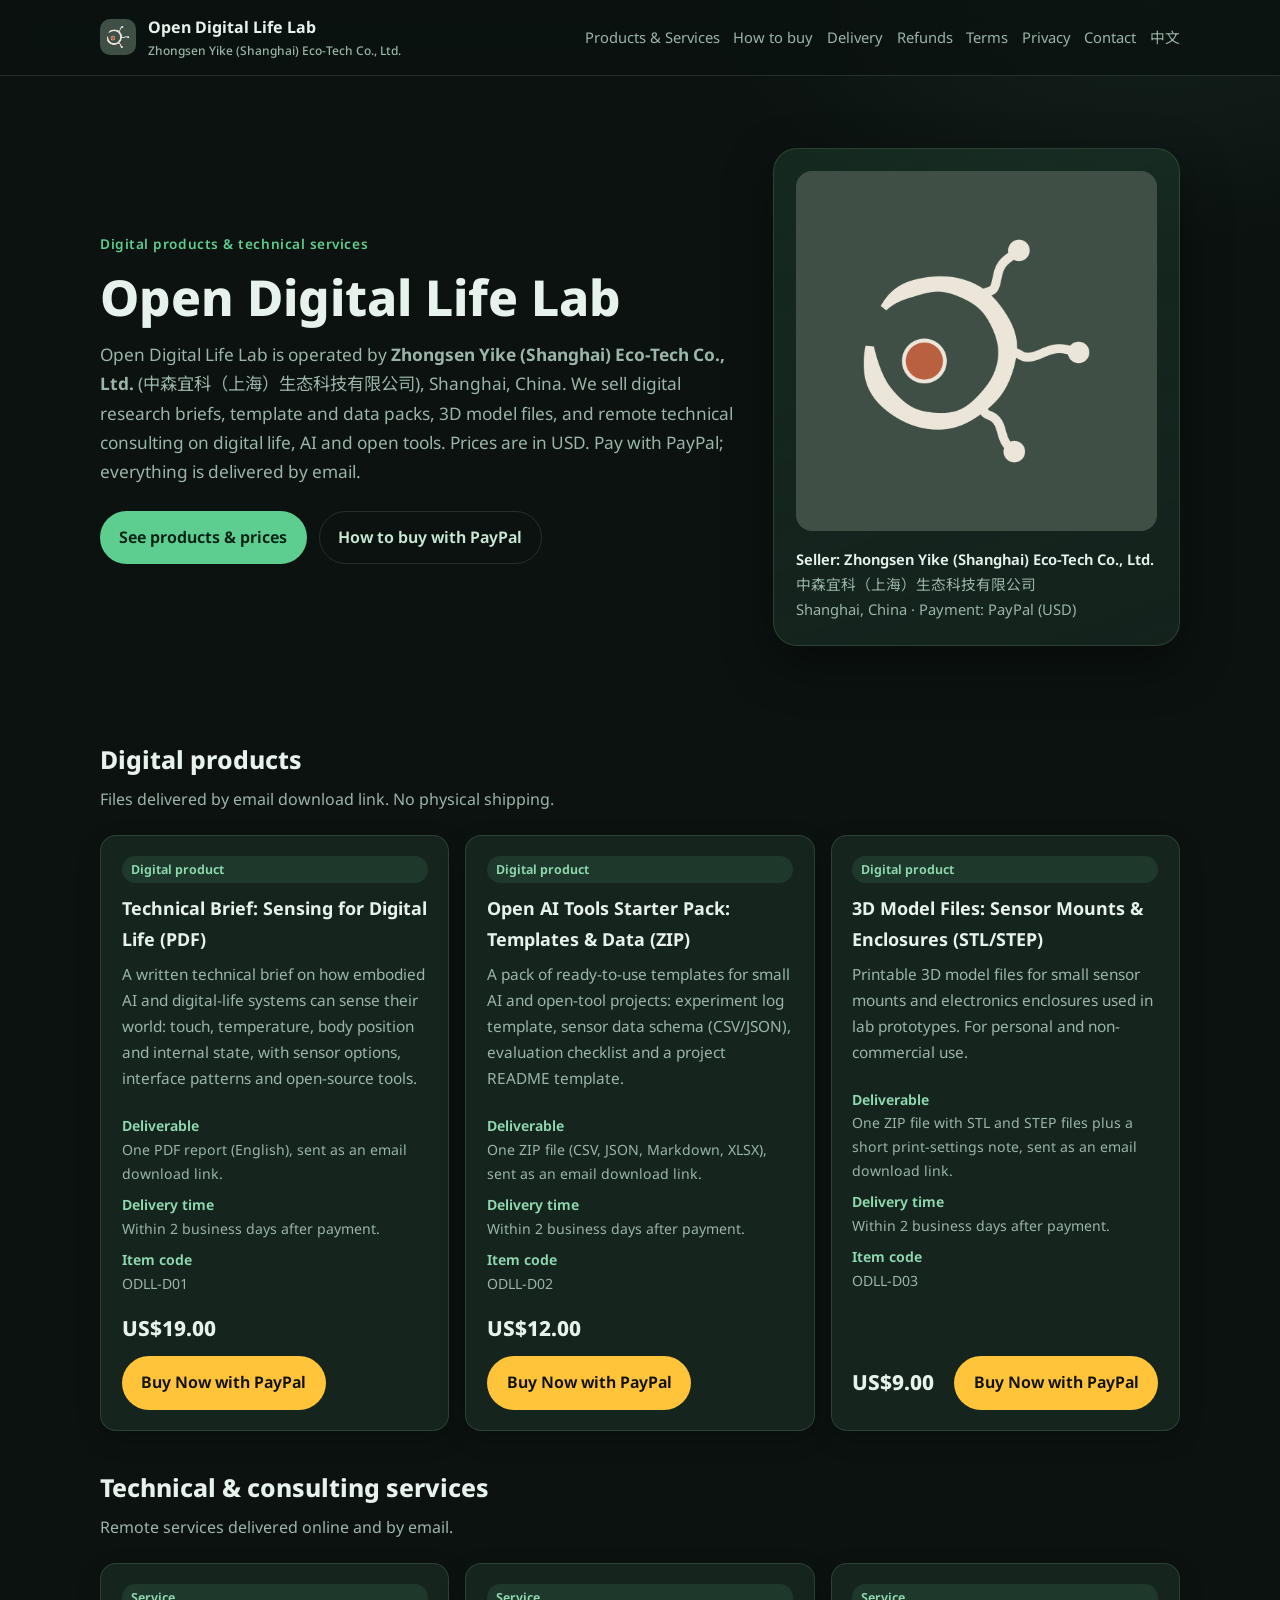
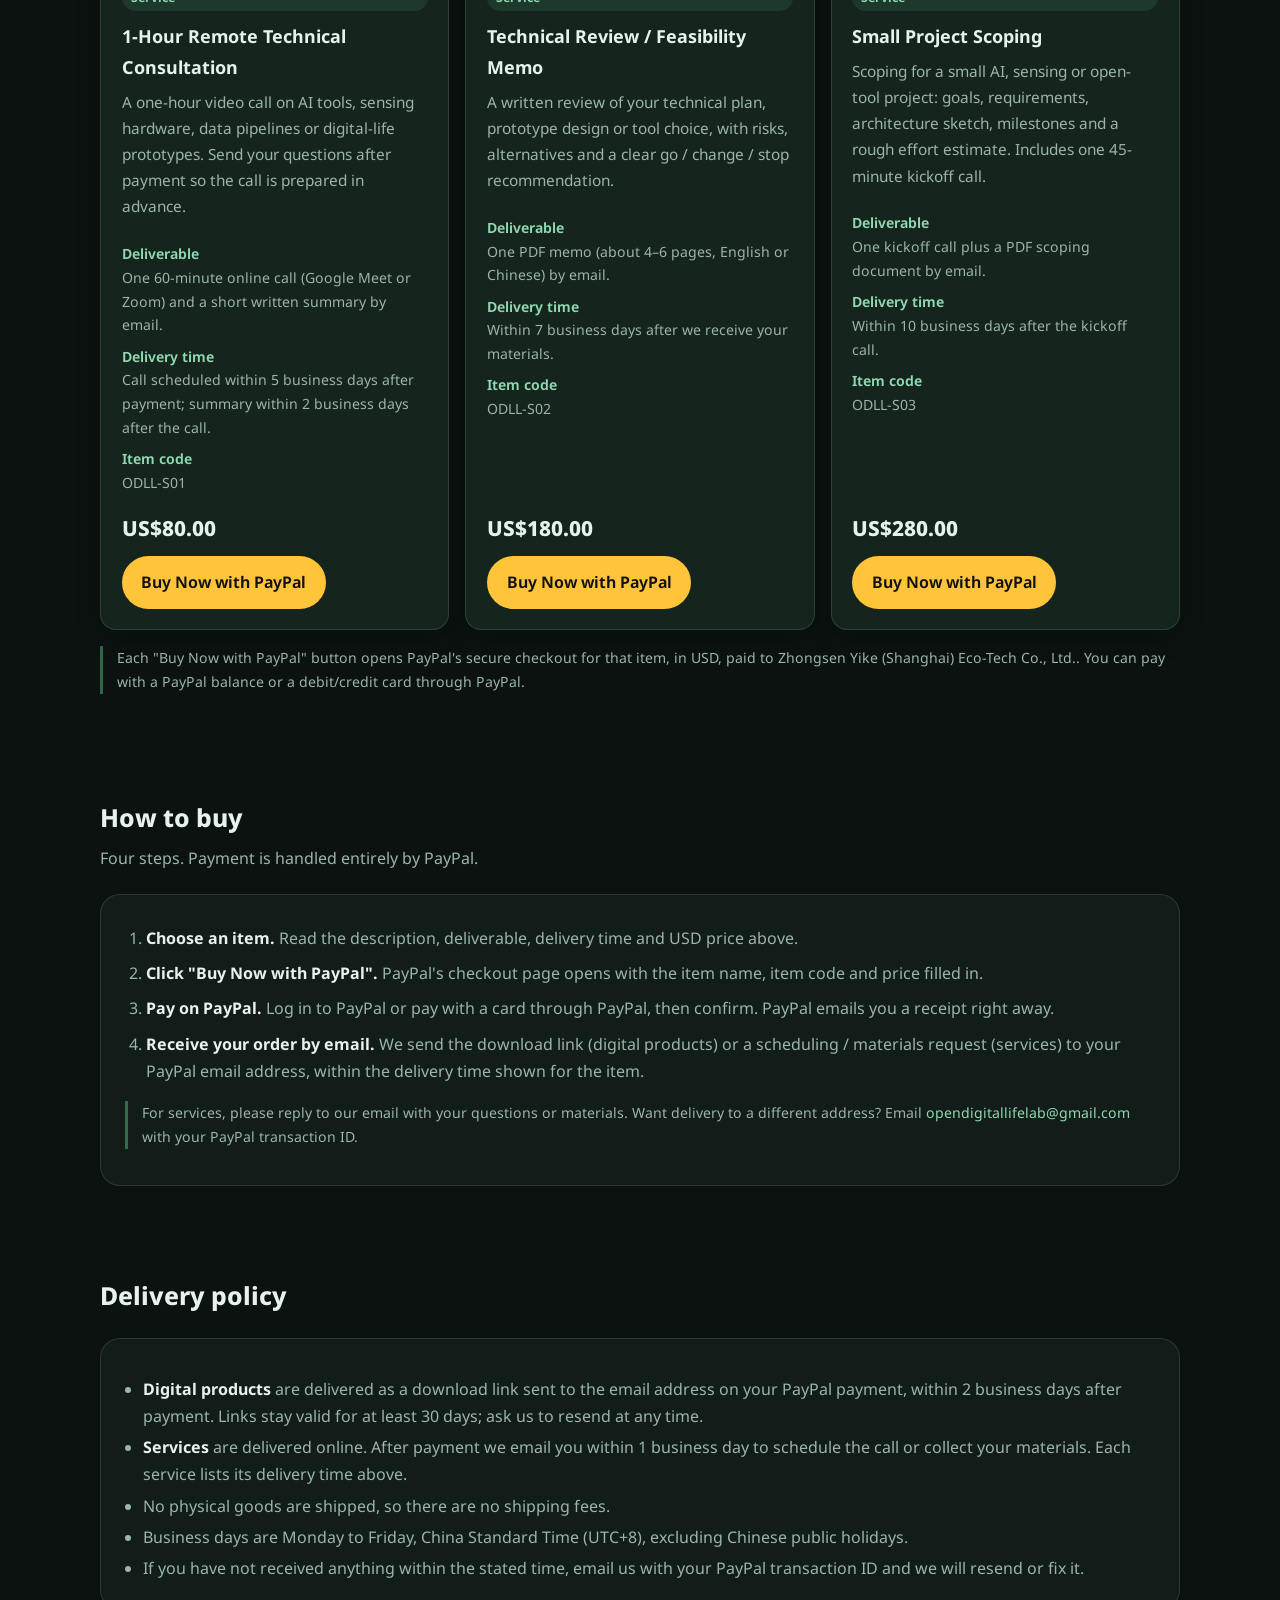
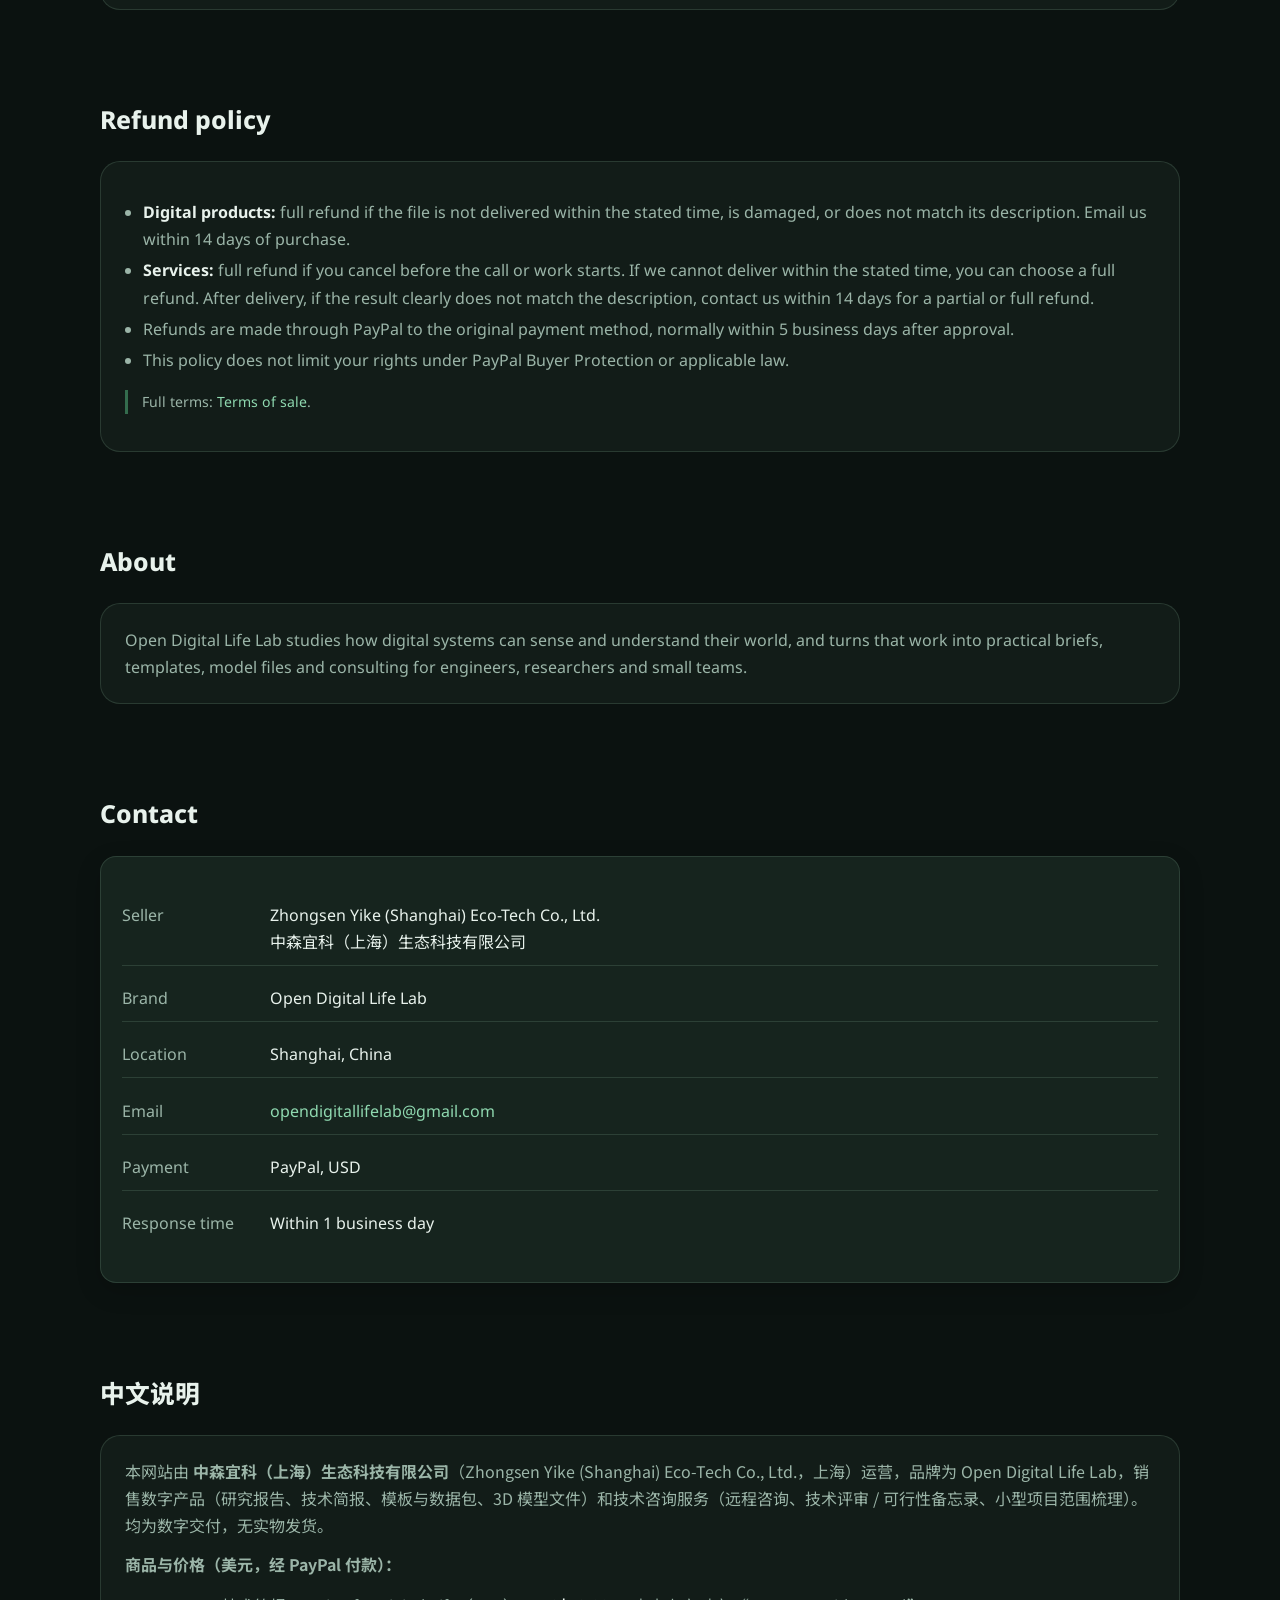
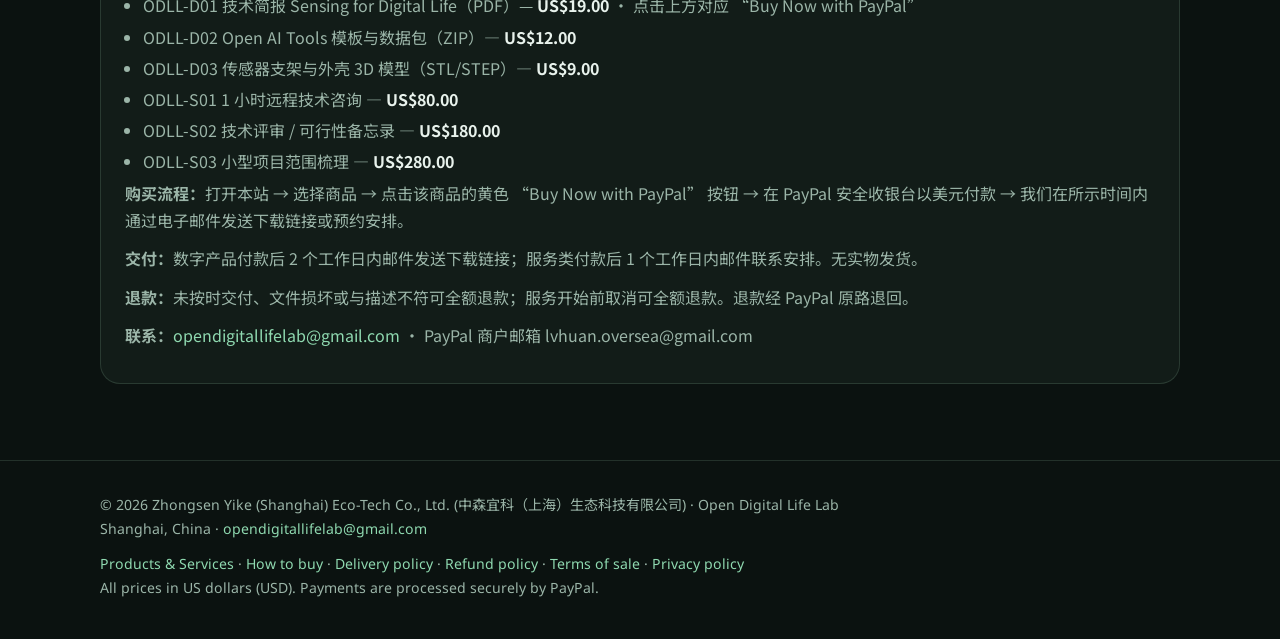
<file: index.html>
<!DOCTYPE html>
<html lang="en">
<head>
  <meta charset="utf-8" />
  <meta name="viewport" content="width=device-width, initial-scale=1" />
  <title>Open Digital Life Lab · Digital products &amp; technical services · Zhongsen Yike (Shanghai) Eco-Tech Co., Ltd.</title>
  <meta name="description" content="Open Digital Life Lab, operated by Zhongsen Yike (Shanghai) Eco-Tech Co., Ltd., sells digital research briefs, template packs, 3D model files and remote technical consulting. Prices in USD, payment by PayPal, delivery by email." />
  <meta property="og:title" content="Open Digital Life Lab · Digital products &amp; technical services · Zhongsen Yike (Shanghai) Eco-Tech Co., Ltd." />
  <meta property="og:description" content="Open Digital Life Lab, operated by Zhongsen Yike (Shanghai) Eco-Tech Co., Ltd., sells digital research briefs, template packs, 3D model files and remote technical consulting. Prices in USD, payment by PayPal, delivery by email." />
  <meta property="og:image" content="assets/og-cover.png" />
  <meta name="theme-color" content="#0b1210" />
  <link rel="icon" href="assets/logo.png" type="image/png" />
  <link rel="preconnect" href="https://fonts.googleapis.com" />
  <link rel="preconnect" href="https://fonts.gstatic.com" crossorigin />
  <link href="https://fonts.googleapis.com/css2?family=Noto+Sans:wght@400;500;650;700;800&family=Noto+Sans+SC:wght@400;500;700&display=swap" rel="stylesheet" />
  <link rel="stylesheet" href="styles.css" />
</head>
<body>
  <header class="nav">
    <div class="wrap nav-inner">
      <a class="brand" href="index.html#top">
        <img src="assets/logo.png" alt="Open Digital Life Lab logo" width="36" height="36" />
        <span>
          Open Digital Life Lab
          <small>Zhongsen Yike (Shanghai) Eco-Tech Co., Ltd.</small>
        </span>
      </a>
      <nav class="nav-links" aria-label="Page">
        <a href="index.html#products">Products &amp; Services</a>
        <a href="index.html#how-to-buy">How to buy</a>
        <a href="index.html#delivery">Delivery</a>
        <a href="index.html#refunds">Refunds</a>
        <a href="terms.html">Terms</a>
        <a href="privacy.html">Privacy</a>
        <a href="index.html#contact">Contact</a>
        <a href="index.html#zh">中文</a>
      </nav>
    </div>
  </header>

  <main id="top">
    <section class="wrap hero">
      <div>
        <div class="eyebrow">Digital products &amp; technical services</div>
        <h1>Open Digital Life Lab</h1>
        <p class="lead">
          Open Digital Life Lab is operated by <strong>Zhongsen Yike (Shanghai) Eco-Tech Co., Ltd.</strong> (中森宜科（上海）生态科技有限公司), Shanghai, China.
          We sell digital research briefs, template and data packs, 3D model files, and remote technical consulting
          on digital life, AI and open tools. Prices are in USD. Pay with PayPal; everything is delivered by email.
        </p>
        <div class="cta-row">
          <a class="btn btn-primary" href="#products">See products &amp; prices</a>
          <a class="btn btn-ghost" href="#how-to-buy">How to buy with PayPal</a>
        </div>
      </div>
      <aside class="hero-card" aria-label="Seller card">
        <img src="assets/logo.png" alt="Open Digital Life Lab" />
        <div class="meta">
          <strong>Seller: Zhongsen Yike (Shanghai) Eco-Tech Co., Ltd.</strong><br />
          中森宜科（上海）生态科技有限公司<br />
          Shanghai, China · Payment: PayPal (USD)
        </div>
      </aside>
    </section>

    <section id="products">
      <div class="wrap">
        <div class="section-head">
          <h2>Digital products</h2>
          <p>Files delivered by email download link. No physical shipping.</p>
        </div>
        <div class="grid-3">
          <article class="card product" id="odll-d01">
            <span class="tag">Digital product</span>
            <h3>Technical Brief: Sensing for Digital Life (PDF)</h3>
            <p>A written technical brief on how embodied AI and digital-life systems can sense their world: touch, temperature, body position and internal state, with sensor options, interface patterns and open-source tools.</p>
            <dl class="pdl">
              <dt>Deliverable</dt><dd>One PDF report (English), sent as an email download link.</dd>
              <dt>Delivery time</dt><dd>Within 2 business days after payment.</dd>
              <dt>Item code</dt><dd>ODLL-D01</dd>
            </dl>
            <div class="buy-row">
              <span class="price">US$19.00</span>
              <a class="btn btn-paypal" href="https://www.paypal.com/cgi-bin/webscr?cmd=_xclick&amp;business=lvhuan.oversea@gmail.com&amp;item_name=Technical+Brief:+Sensing+for+Digital+Life+%28PDF%29&amp;item_number=ODLL-D01&amp;amount=19.00&amp;currency_code=USD&amp;quantity=1&amp;no_shipping=1&amp;charset=utf-8&amp;lc=US&amp;return=https://zouting1973-sg.github.io/opendigitallifelab/thanks.html&amp;cancel_return=https://zouting1973-sg.github.io/opendigitallifelab/%23products" target="_blank" rel="noopener">Buy Now with PayPal</a>
            </div>
          </article>
          <article class="card product" id="odll-d02">
            <span class="tag">Digital product</span>
            <h3>Open AI Tools Starter Pack: Templates &amp; Data (ZIP)</h3>
            <p>A pack of ready-to-use templates for small AI and open-tool projects: experiment log template, sensor data schema (CSV/JSON), evaluation checklist and a project README template.</p>
            <dl class="pdl">
              <dt>Deliverable</dt><dd>One ZIP file (CSV, JSON, Markdown, XLSX), sent as an email download link.</dd>
              <dt>Delivery time</dt><dd>Within 2 business days after payment.</dd>
              <dt>Item code</dt><dd>ODLL-D02</dd>
            </dl>
            <div class="buy-row">
              <span class="price">US$12.00</span>
              <a class="btn btn-paypal" href="https://www.paypal.com/cgi-bin/webscr?cmd=_xclick&amp;business=lvhuan.oversea@gmail.com&amp;item_name=Open+AI+Tools+Starter+Pack:+Templates+%26+Data+%28ZIP%29&amp;item_number=ODLL-D02&amp;amount=12.00&amp;currency_code=USD&amp;quantity=1&amp;no_shipping=1&amp;charset=utf-8&amp;lc=US&amp;return=https://zouting1973-sg.github.io/opendigitallifelab/thanks.html&amp;cancel_return=https://zouting1973-sg.github.io/opendigitallifelab/%23products" target="_blank" rel="noopener">Buy Now with PayPal</a>
            </div>
          </article>
          <article class="card product" id="odll-d03">
            <span class="tag">Digital product</span>
            <h3>3D Model Files: Sensor Mounts &amp; Enclosures (STL/STEP)</h3>
            <p>Printable 3D model files for small sensor mounts and electronics enclosures used in lab prototypes. For personal and non-commercial use.</p>
            <dl class="pdl">
              <dt>Deliverable</dt><dd>One ZIP file with STL and STEP files plus a short print-settings note, sent as an email download link.</dd>
              <dt>Delivery time</dt><dd>Within 2 business days after payment.</dd>
              <dt>Item code</dt><dd>ODLL-D03</dd>
            </dl>
            <div class="buy-row">
              <span class="price">US$9.00</span>
              <a class="btn btn-paypal" href="https://www.paypal.com/cgi-bin/webscr?cmd=_xclick&amp;business=lvhuan.oversea@gmail.com&amp;item_name=3D+Model+Files:+Sensor+Mounts+%26+Enclosures+%28STL/STEP%29&amp;item_number=ODLL-D03&amp;amount=9.00&amp;currency_code=USD&amp;quantity=1&amp;no_shipping=1&amp;charset=utf-8&amp;lc=US&amp;return=https://zouting1973-sg.github.io/opendigitallifelab/thanks.html&amp;cancel_return=https://zouting1973-sg.github.io/opendigitallifelab/%23products" target="_blank" rel="noopener">Buy Now with PayPal</a>
            </div>
          </article>
        </div>
        <div class="section-head" style="margin-top:2.2rem">
          <h2>Technical &amp; consulting services</h2>
          <p>Remote services delivered online and by email.</p>
        </div>
        <div class="grid-3">
          <article class="card product" id="odll-s01">
            <span class="tag">Service</span>
            <h3>1-Hour Remote Technical Consultation</h3>
            <p>A one-hour video call on AI tools, sensing hardware, data pipelines or digital-life prototypes. Send your questions after payment so the call is prepared in advance.</p>
            <dl class="pdl">
              <dt>Deliverable</dt><dd>One 60-minute online call (Google Meet or Zoom) and a short written summary by email.</dd>
              <dt>Delivery time</dt><dd>Call scheduled within 5 business days after payment; summary within 2 business days after the call.</dd>
              <dt>Item code</dt><dd>ODLL-S01</dd>
            </dl>
            <div class="buy-row">
              <span class="price">US$80.00</span>
              <a class="btn btn-paypal" href="https://www.paypal.com/cgi-bin/webscr?cmd=_xclick&amp;business=lvhuan.oversea@gmail.com&amp;item_name=1-Hour+Remote+Technical+Consultation&amp;item_number=ODLL-S01&amp;amount=80.00&amp;currency_code=USD&amp;quantity=1&amp;no_shipping=1&amp;charset=utf-8&amp;lc=US&amp;return=https://zouting1973-sg.github.io/opendigitallifelab/thanks.html&amp;cancel_return=https://zouting1973-sg.github.io/opendigitallifelab/%23products" target="_blank" rel="noopener">Buy Now with PayPal</a>
            </div>
          </article>
          <article class="card product" id="odll-s02">
            <span class="tag">Service</span>
            <h3>Technical Review / Feasibility Memo</h3>
            <p>A written review of your technical plan, prototype design or tool choice, with risks, alternatives and a clear go / change / stop recommendation.</p>
            <dl class="pdl">
              <dt>Deliverable</dt><dd>One PDF memo (about 4–6 pages, English or Chinese) by email.</dd>
              <dt>Delivery time</dt><dd>Within 7 business days after we receive your materials.</dd>
              <dt>Item code</dt><dd>ODLL-S02</dd>
            </dl>
            <div class="buy-row">
              <span class="price">US$180.00</span>
              <a class="btn btn-paypal" href="https://www.paypal.com/cgi-bin/webscr?cmd=_xclick&amp;business=lvhuan.oversea@gmail.com&amp;item_name=Technical+Review+/+Feasibility+Memo&amp;item_number=ODLL-S02&amp;amount=180.00&amp;currency_code=USD&amp;quantity=1&amp;no_shipping=1&amp;charset=utf-8&amp;lc=US&amp;return=https://zouting1973-sg.github.io/opendigitallifelab/thanks.html&amp;cancel_return=https://zouting1973-sg.github.io/opendigitallifelab/%23products" target="_blank" rel="noopener">Buy Now with PayPal</a>
            </div>
          </article>
          <article class="card product" id="odll-s03">
            <span class="tag">Service</span>
            <h3>Small Project Scoping</h3>
            <p>Scoping for a small AI, sensing or open-tool project: goals, requirements, architecture sketch, milestones and a rough effort estimate. Includes one 45-minute kickoff call.</p>
            <dl class="pdl">
              <dt>Deliverable</dt><dd>One kickoff call plus a PDF scoping document by email.</dd>
              <dt>Delivery time</dt><dd>Within 10 business days after the kickoff call.</dd>
              <dt>Item code</dt><dd>ODLL-S03</dd>
            </dl>
            <div class="buy-row">
              <span class="price">US$280.00</span>
              <a class="btn btn-paypal" href="https://www.paypal.com/cgi-bin/webscr?cmd=_xclick&amp;business=lvhuan.oversea@gmail.com&amp;item_name=Small+Project+Scoping&amp;item_number=ODLL-S03&amp;amount=280.00&amp;currency_code=USD&amp;quantity=1&amp;no_shipping=1&amp;charset=utf-8&amp;lc=US&amp;return=https://zouting1973-sg.github.io/opendigitallifelab/thanks.html&amp;cancel_return=https://zouting1973-sg.github.io/opendigitallifelab/%23products" target="_blank" rel="noopener">Buy Now with PayPal</a>
            </div>
          </article>
        </div>
        <p class="note">Each "Buy Now with PayPal" button opens PayPal's secure checkout for that item, in USD, paid to Zhongsen Yike (Shanghai) Eco-Tech Co., Ltd.. You can pay with a PayPal balance or a debit/credit card through PayPal.</p>
      </div>
    </section>

    <section id="how-to-buy">
      <div class="wrap">
        <div class="section-head">
          <h2>How to buy</h2>
          <p>Four steps. Payment is handled entirely by PayPal.</p>
        </div>
        <div class="panel">
          <ol class="steps">
            <li><strong>Choose an item.</strong> Read the description, deliverable, delivery time and USD price above.</li>
            <li><strong>Click "Buy Now with PayPal".</strong> PayPal's checkout page opens with the item name, item code and price filled in.</li>
            <li><strong>Pay on PayPal.</strong> Log in to PayPal or pay with a card through PayPal, then confirm. PayPal emails you a receipt right away.</li>
            <li><strong>Receive your order by email.</strong> We send the download link (digital products) or a scheduling / materials request (services) to your PayPal email address, within the delivery time shown for the item.</li>
          </ol>
          <p class="note">For services, please reply to our email with your questions or materials. Want delivery to a different address? Email <a href="mailto:opendigitallifelab@gmail.com">opendigitallifelab@gmail.com</a> with your PayPal transaction ID.</p>
        </div>
      </div>
    </section>

    <section id="delivery">
      <div class="wrap">
        <div class="section-head"><h2>Delivery policy</h2></div>
        <div class="panel">
          <ul class="list">
            <li><strong>Digital products</strong> are delivered as a download link sent to the email address on your PayPal payment, within 2 business days after payment. Links stay valid for at least 30 days; ask us to resend at any time.</li>
            <li><strong>Services</strong> are delivered online. After payment we email you within 1 business day to schedule the call or collect your materials. Each service lists its delivery time above.</li>
            <li>No physical goods are shipped, so there are no shipping fees.</li>
            <li>Business days are Monday to Friday, China Standard Time (UTC+8), excluding Chinese public holidays.</li>
            <li>If you have not received anything within the stated time, email us with your PayPal transaction ID and we will resend or fix it.</li>
          </ul>
        </div>
      </div>
    </section>

    <section id="refunds">
      <div class="wrap">
        <div class="section-head"><h2>Refund policy</h2></div>
        <div class="panel">
          <ul class="list">
            <li><strong>Digital products:</strong> full refund if the file is not delivered within the stated time, is damaged, or does not match its description. Email us within 14 days of purchase.</li>
            <li><strong>Services:</strong> full refund if you cancel before the call or work starts. If we cannot deliver within the stated time, you can choose a full refund. After delivery, if the result clearly does not match the description, contact us within 14 days for a partial or full refund.</li>
            <li>Refunds are made through PayPal to the original payment method, normally within 5 business days after approval.</li>
            <li>This policy does not limit your rights under PayPal Buyer Protection or applicable law.</li>
          </ul>
          <p class="note">Full terms: <a href="terms.html">Terms of sale</a>.</p>
        </div>
      </div>
    </section>

    <section id="about">
      <div class="wrap">
        <div class="section-head"><h2>About</h2></div>
        <div class="panel">
          <p style="margin:0;color:var(--muted)">
            Open Digital Life Lab studies how digital systems can sense and understand their world, and turns that work into
            practical briefs, templates, model files and consulting for engineers, researchers and small teams.
          </p>
        </div>
      </div>
    </section>

    <section id="contact">
      <div class="wrap">
        <div class="section-head"><h2>Contact</h2></div>
        <div class="card">
          <dl class="kv">
            <div class="kv-row"><dt>Seller</dt><dd>Zhongsen Yike (Shanghai) Eco-Tech Co., Ltd.<br />中森宜科（上海）生态科技有限公司</dd></div>
            <div class="kv-row"><dt>Brand</dt><dd>Open Digital Life Lab</dd></div>
            <div class="kv-row"><dt>Location</dt><dd>Shanghai, China</dd></div>
            <div class="kv-row"><dt>Email</dt><dd><a href="mailto:opendigitallifelab@gmail.com">opendigitallifelab@gmail.com</a></dd></div>
            <div class="kv-row"><dt>Payment</dt><dd>PayPal, USD</dd></div>
            <div class="kv-row"><dt>Response time</dt><dd>Within 1 business day</dd></div>
          </dl>
        </div>
      </div>
    </section>

    <section id="zh" lang="zh-Hans" class="zh">
      <div class="wrap">
        <div class="section-head"><h2>中文说明</h2></div>
        <div class="panel">
          <p>本网站由 <strong>中森宜科（上海）生态科技有限公司</strong>（Zhongsen Yike (Shanghai) Eco-Tech Co., Ltd.，上海）运营，品牌为 Open Digital Life Lab，销售数字产品（研究报告、技术简报、模板与数据包、3D 模型文件）和技术咨询服务（远程咨询、技术评审 / 可行性备忘录、小型项目范围梳理）。均为数字交付，无实物发货。</p>
          <p><strong>商品与价格（美元，经 PayPal 付款）：</strong></p>
          <ul class="list">
            <li>ODLL-D01 技术简报 Sensing for Digital Life（PDF）— <strong>US$19.00</strong> · 点击上方对应 “Buy Now with PayPal”</li>
            <li>ODLL-D02 Open AI Tools 模板与数据包（ZIP）— <strong>US$12.00</strong></li>
            <li>ODLL-D03 传感器支架与外壳 3D 模型（STL/STEP）— <strong>US$9.00</strong></li>
            <li>ODLL-S01 1 小时远程技术咨询 — <strong>US$80.00</strong></li>
            <li>ODLL-S02 技术评审 / 可行性备忘录 — <strong>US$180.00</strong></li>
            <li>ODLL-S03 小型项目范围梳理 — <strong>US$280.00</strong></li>
          </ul>
          <p><strong>购买流程：</strong>打开本站 → 选择商品 → 点击该商品的黄色 “Buy Now with PayPal” 按钮 → 在 PayPal 安全收银台以美元付款 → 我们在所示时间内通过电子邮件发送下载链接或预约安排。</p>
          <p><strong>交付：</strong>数字产品付款后 2 个工作日内邮件发送下载链接；服务类付款后 1 个工作日内邮件联系安排。无实物发货。</p>
          <p><strong>退款：</strong>未按时交付、文件损坏或与描述不符可全额退款；服务开始前取消可全额退款。退款经 PayPal 原路退回。</p>
          <p><strong>联系：</strong><a href="mailto:opendigitallifelab@gmail.com">opendigitallifelab@gmail.com</a> · PayPal 商户邮箱 lvhuan.oversea@gmail.com</p>
        </div>
      </div>
    </section>
  </main>

  <footer>
    <div class="wrap">
      <div>© 2026 Zhongsen Yike (Shanghai) Eco-Tech Co., Ltd. (中森宜科（上海）生态科技有限公司) · Open Digital Life Lab</div>
      <div>Shanghai, China · <a href="mailto:opendigitallifelab@gmail.com">opendigitallifelab@gmail.com</a></div>
      <div class="sources">
        <a href="index.html#products">Products &amp; Services</a> ·
        <a href="index.html#how-to-buy">How to buy</a> ·
        <a href="index.html#delivery">Delivery policy</a> ·
        <a href="index.html#refunds">Refund policy</a> ·
        <a href="terms.html">Terms of sale</a> ·
        <a href="privacy.html">Privacy policy</a><br />
        All prices in US dollars (USD). Payments are processed securely by PayPal.
      </div>
    </div>
  </footer>
</body>
</html>
</file>
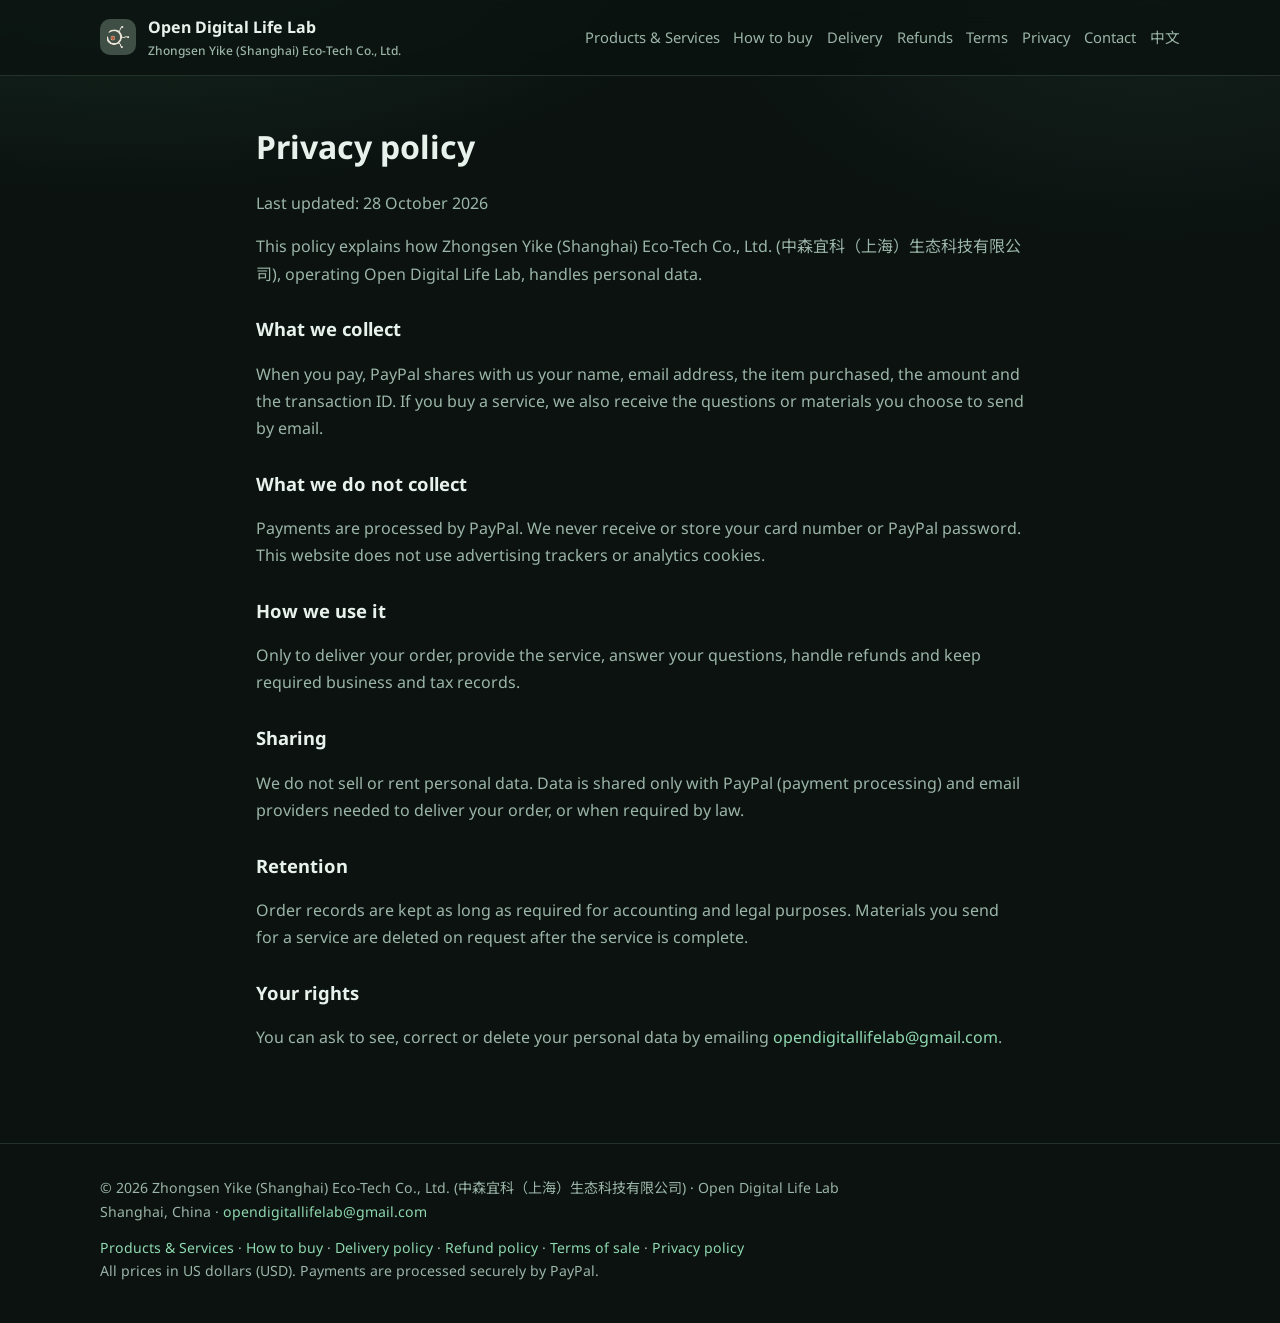
<file: privacy.html>
<!DOCTYPE html>
<html lang="en">
<head>
  <meta charset="utf-8" />
  <meta name="viewport" content="width=device-width, initial-scale=1" />
  <title>Privacy policy · Open Digital Life Lab</title>
  <meta name="description" content="Privacy policy for Open Digital Life Lab, operated by Zhongsen Yike (Shanghai) Eco-Tech Co., Ltd.." />
  <meta property="og:title" content="Privacy policy · Open Digital Life Lab" />
  <meta property="og:description" content="Privacy policy for Open Digital Life Lab, operated by Zhongsen Yike (Shanghai) Eco-Tech Co., Ltd.." />
  <meta property="og:image" content="assets/og-cover.png" />
  <meta name="theme-color" content="#0b1210" />
  <link rel="icon" href="assets/logo.png" type="image/png" />
  <link rel="preconnect" href="https://fonts.googleapis.com" />
  <link rel="preconnect" href="https://fonts.gstatic.com" crossorigin />
  <link href="https://fonts.googleapis.com/css2?family=Noto+Sans:wght@400;500;650;700;800&family=Noto+Sans+SC:wght@400;500;700&display=swap" rel="stylesheet" />
  <link rel="stylesheet" href="styles.css" />
</head>
<body>
  <header class="nav">
    <div class="wrap nav-inner">
      <a class="brand" href="index.html#top">
        <img src="assets/logo.png" alt="Open Digital Life Lab logo" width="36" height="36" />
        <span>
          Open Digital Life Lab
          <small>Zhongsen Yike (Shanghai) Eco-Tech Co., Ltd.</small>
        </span>
      </a>
      <nav class="nav-links" aria-label="Page">
        <a href="index.html#products">Products &amp; Services</a>
        <a href="index.html#how-to-buy">How to buy</a>
        <a href="index.html#delivery">Delivery</a>
        <a href="index.html#refunds">Refunds</a>
        <a href="terms.html">Terms</a>
        <a href="privacy.html">Privacy</a>
        <a href="index.html#contact">Contact</a>
        <a href="index.html#zh">中文</a>
      </nav>
    </div>
  </header>

  <main id="top">
    <section>
      <div class="wrap doc">
        <h1>Privacy policy</h1>
        <p class="muted">Last updated: 28 October 2026</p>
        <p>This policy explains how Zhongsen Yike (Shanghai) Eco-Tech Co., Ltd. (中森宜科（上海）生态科技有限公司), operating Open Digital Life Lab, handles personal data.</p>
        <h2>What we collect</h2>
        <p>When you pay, PayPal shares with us your name, email address, the item purchased, the amount and the transaction ID. If you buy a service, we also receive the questions or materials you choose to send by email.</p>
        <h2>What we do not collect</h2>
        <p>Payments are processed by PayPal. We never receive or store your card number or PayPal password. This website does not use advertising trackers or analytics cookies.</p>
        <h2>How we use it</h2>
        <p>Only to deliver your order, provide the service, answer your questions, handle refunds and keep required business and tax records.</p>
        <h2>Sharing</h2>
        <p>We do not sell or rent personal data. Data is shared only with PayPal (payment processing) and email providers needed to deliver your order, or when required by law.</p>
        <h2>Retention</h2>
        <p>Order records are kept as long as required for accounting and legal purposes. Materials you send for a service are deleted on request after the service is complete.</p>
        <h2>Your rights</h2>
        <p>You can ask to see, correct or delete your personal data by emailing <a href="mailto:opendigitallifelab@gmail.com">opendigitallifelab@gmail.com</a>.</p>
      </div>
    </section>
  </main>

  <footer>
    <div class="wrap">
      <div>© 2026 Zhongsen Yike (Shanghai) Eco-Tech Co., Ltd. (中森宜科（上海）生态科技有限公司) · Open Digital Life Lab</div>
      <div>Shanghai, China · <a href="mailto:opendigitallifelab@gmail.com">opendigitallifelab@gmail.com</a></div>
      <div class="sources">
        <a href="index.html#products">Products &amp; Services</a> ·
        <a href="index.html#how-to-buy">How to buy</a> ·
        <a href="index.html#delivery">Delivery policy</a> ·
        <a href="index.html#refunds">Refund policy</a> ·
        <a href="terms.html">Terms of sale</a> ·
        <a href="privacy.html">Privacy policy</a><br />
        All prices in US dollars (USD). Payments are processed securely by PayPal.
      </div>
    </div>
  </footer>
</body>
</html>
</file>
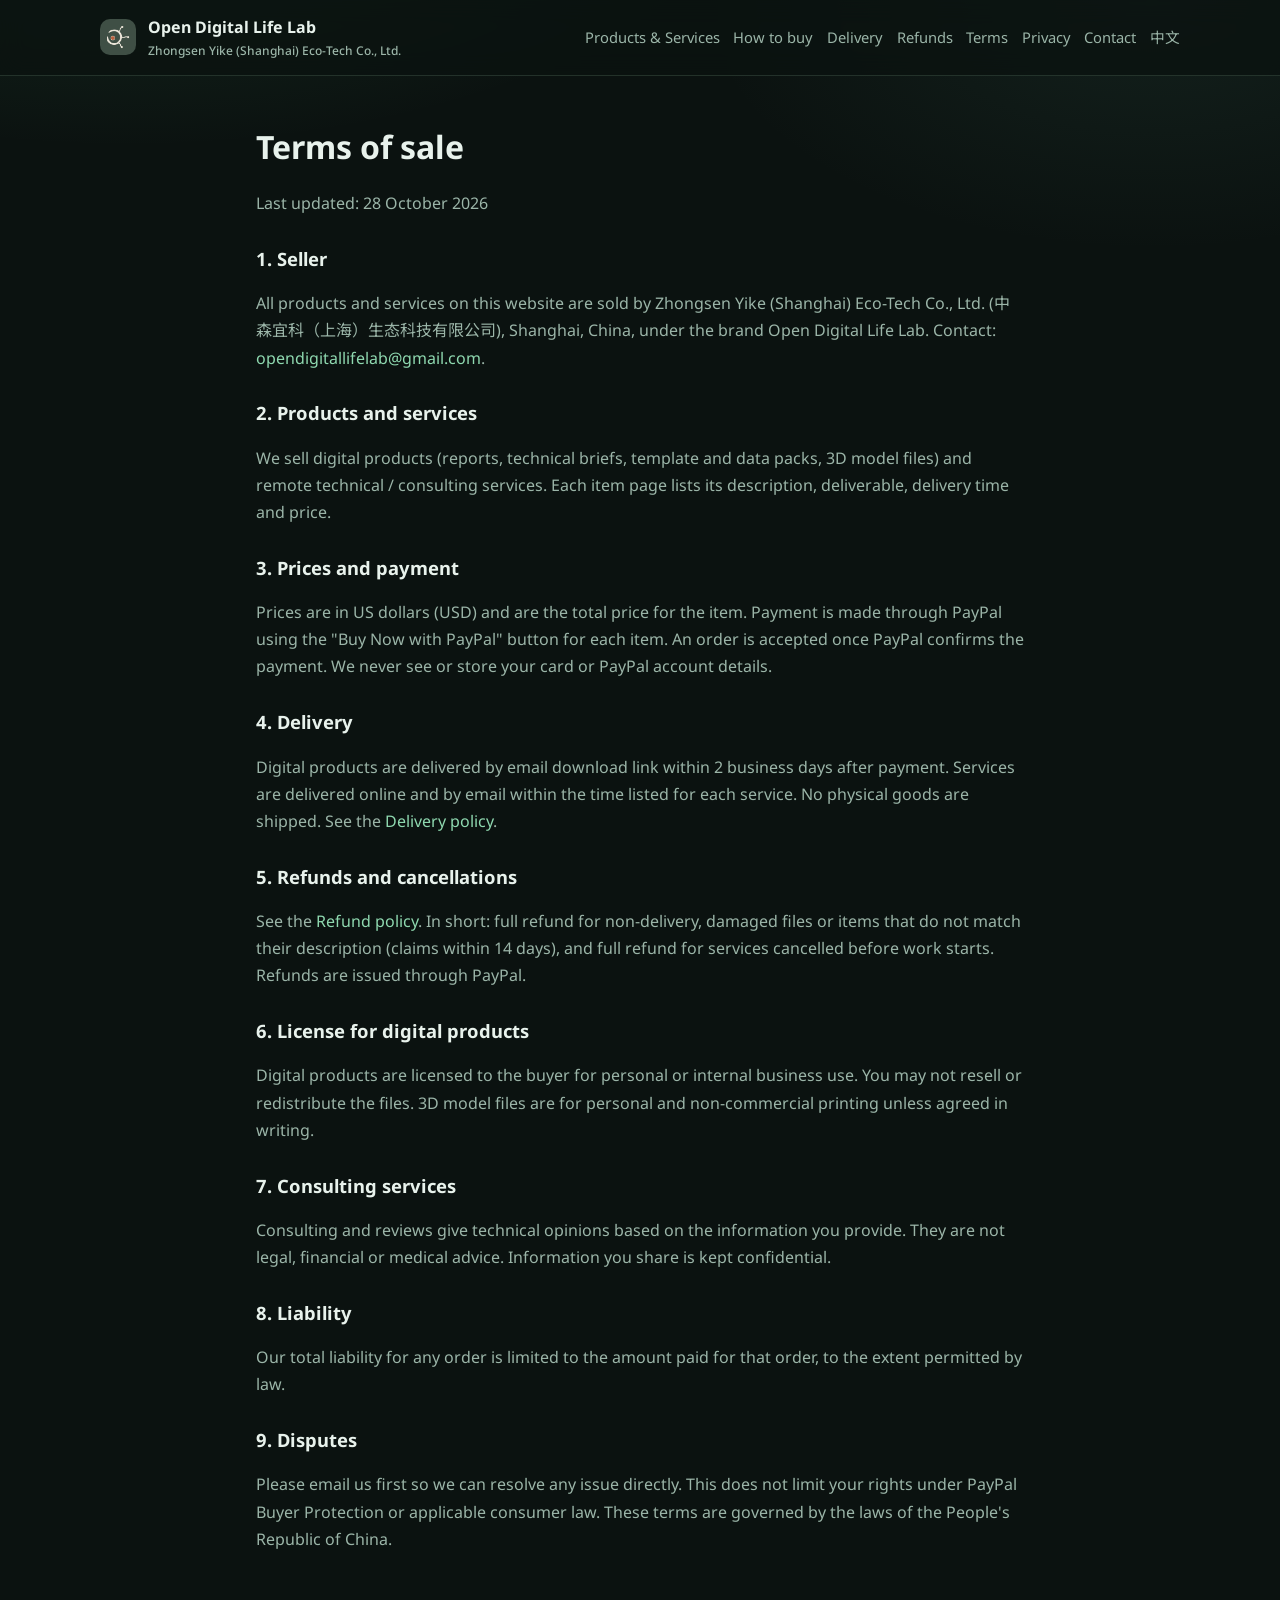
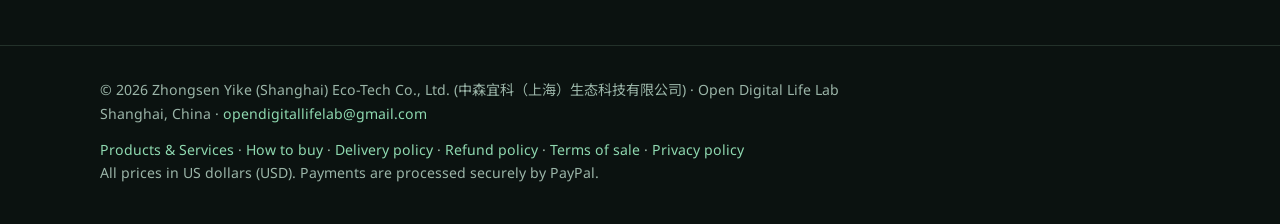
<file: terms.html>
<!DOCTYPE html>
<html lang="en">
<head>
  <meta charset="utf-8" />
  <meta name="viewport" content="width=device-width, initial-scale=1" />
  <title>Terms of sale · Open Digital Life Lab</title>
  <meta name="description" content="Terms of sale for digital products and technical services sold by Zhongsen Yike (Shanghai) Eco-Tech Co., Ltd.." />
  <meta property="og:title" content="Terms of sale · Open Digital Life Lab" />
  <meta property="og:description" content="Terms of sale for digital products and technical services sold by Zhongsen Yike (Shanghai) Eco-Tech Co., Ltd.." />
  <meta property="og:image" content="assets/og-cover.png" />
  <meta name="theme-color" content="#0b1210" />
  <link rel="icon" href="assets/logo.png" type="image/png" />
  <link rel="preconnect" href="https://fonts.googleapis.com" />
  <link rel="preconnect" href="https://fonts.gstatic.com" crossorigin />
  <link href="https://fonts.googleapis.com/css2?family=Noto+Sans:wght@400;500;650;700;800&family=Noto+Sans+SC:wght@400;500;700&display=swap" rel="stylesheet" />
  <link rel="stylesheet" href="styles.css" />
</head>
<body>
  <header class="nav">
    <div class="wrap nav-inner">
      <a class="brand" href="index.html#top">
        <img src="assets/logo.png" alt="Open Digital Life Lab logo" width="36" height="36" />
        <span>
          Open Digital Life Lab
          <small>Zhongsen Yike (Shanghai) Eco-Tech Co., Ltd.</small>
        </span>
      </a>
      <nav class="nav-links" aria-label="Page">
        <a href="index.html#products">Products &amp; Services</a>
        <a href="index.html#how-to-buy">How to buy</a>
        <a href="index.html#delivery">Delivery</a>
        <a href="index.html#refunds">Refunds</a>
        <a href="terms.html">Terms</a>
        <a href="privacy.html">Privacy</a>
        <a href="index.html#contact">Contact</a>
        <a href="index.html#zh">中文</a>
      </nav>
    </div>
  </header>

  <main id="top">
    <section>
      <div class="wrap doc">
        <h1>Terms of sale</h1>
        <p class="muted">Last updated: 28 October 2026</p>
        <h2>1. Seller</h2>
        <p>All products and services on this website are sold by Zhongsen Yike (Shanghai) Eco-Tech Co., Ltd. (中森宜科（上海）生态科技有限公司), Shanghai, China, under the brand Open Digital Life Lab. Contact: <a href="mailto:opendigitallifelab@gmail.com">opendigitallifelab@gmail.com</a>.</p>
        <h2>2. Products and services</h2>
        <p>We sell digital products (reports, technical briefs, template and data packs, 3D model files) and remote technical / consulting services. Each item page lists its description, deliverable, delivery time and price.</p>
        <h2>3. Prices and payment</h2>
        <p>Prices are in US dollars (USD) and are the total price for the item. Payment is made through PayPal using the "Buy Now with PayPal" button for each item. An order is accepted once PayPal confirms the payment. We never see or store your card or PayPal account details.</p>
        <h2>4. Delivery</h2>
        <p>Digital products are delivered by email download link within 2 business days after payment. Services are delivered online and by email within the time listed for each service. No physical goods are shipped. See the <a href="index.html#delivery">Delivery policy</a>.</p>
        <h2>5. Refunds and cancellations</h2>
        <p>See the <a href="index.html#refunds">Refund policy</a>. In short: full refund for non-delivery, damaged files or items that do not match their description (claims within 14 days), and full refund for services cancelled before work starts. Refunds are issued through PayPal.</p>
        <h2>6. License for digital products</h2>
        <p>Digital products are licensed to the buyer for personal or internal business use. You may not resell or redistribute the files. 3D model files are for personal and non-commercial printing unless agreed in writing.</p>
        <h2>7. Consulting services</h2>
        <p>Consulting and reviews give technical opinions based on the information you provide. They are not legal, financial or medical advice. Information you share is kept confidential.</p>
        <h2>8. Liability</h2>
        <p>Our total liability for any order is limited to the amount paid for that order, to the extent permitted by law.</p>
        <h2>9. Disputes</h2>
        <p>Please email us first so we can resolve any issue directly. This does not limit your rights under PayPal Buyer Protection or applicable consumer law. These terms are governed by the laws of the People's Republic of China.</p>
      </div>
    </section>
  </main>

  <footer>
    <div class="wrap">
      <div>© 2026 Zhongsen Yike (Shanghai) Eco-Tech Co., Ltd. (中森宜科（上海）生态科技有限公司) · Open Digital Life Lab</div>
      <div>Shanghai, China · <a href="mailto:opendigitallifelab@gmail.com">opendigitallifelab@gmail.com</a></div>
      <div class="sources">
        <a href="index.html#products">Products &amp; Services</a> ·
        <a href="index.html#how-to-buy">How to buy</a> ·
        <a href="index.html#delivery">Delivery policy</a> ·
        <a href="index.html#refunds">Refund policy</a> ·
        <a href="terms.html">Terms of sale</a> ·
        <a href="privacy.html">Privacy policy</a><br />
        All prices in US dollars (USD). Payments are processed securely by PayPal.
      </div>
    </div>
  </footer>
</body>
</html>
</file>
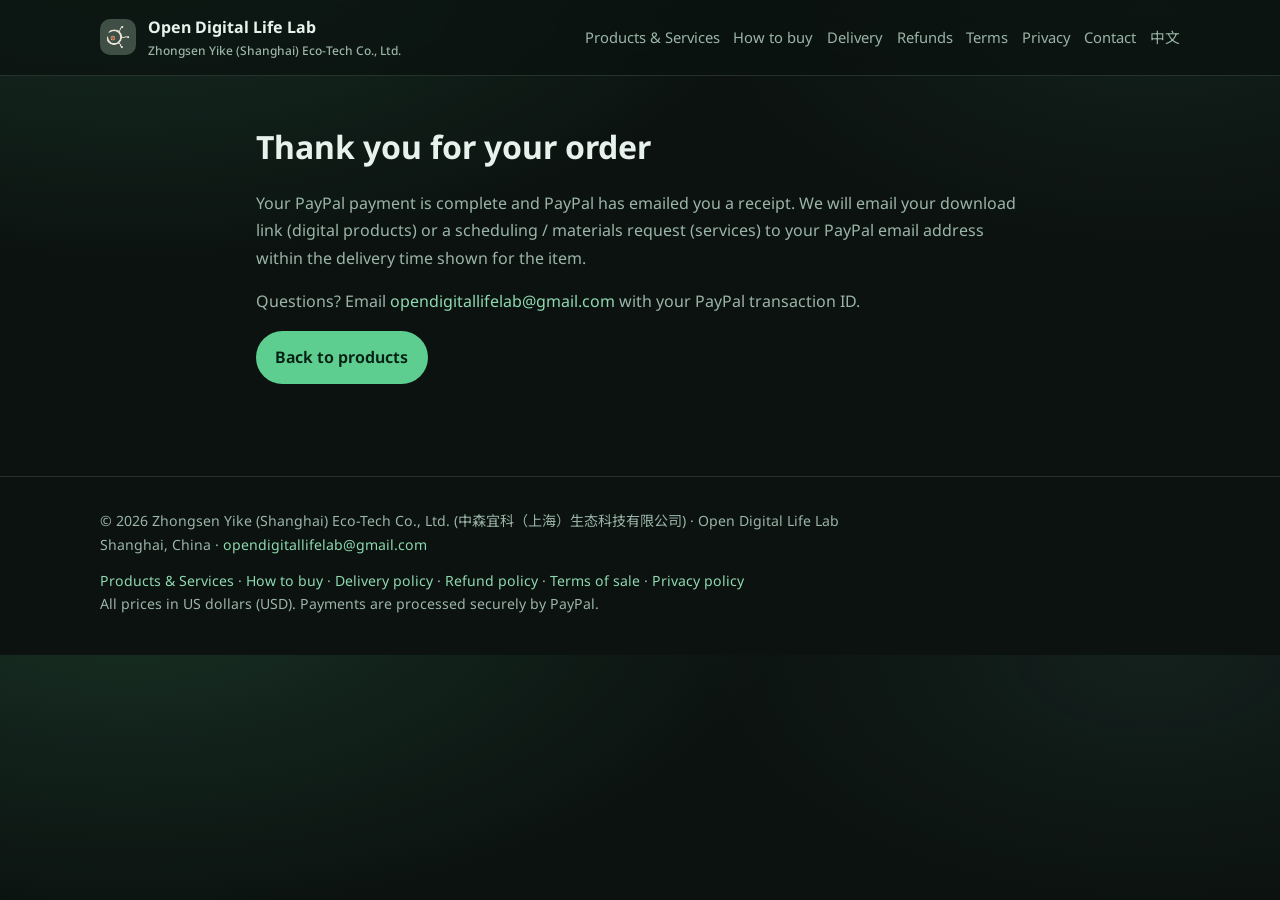
<file: thanks.html>
<!DOCTYPE html>
<html lang="en">
<head>
  <meta charset="utf-8" />
  <meta name="viewport" content="width=device-width, initial-scale=1" />
  <title>Thank you · Open Digital Life Lab</title>
  <meta name="description" content="Payment received." />
  <meta property="og:title" content="Thank you · Open Digital Life Lab" />
  <meta property="og:description" content="Payment received." />
  <meta property="og:image" content="assets/og-cover.png" />
  <meta name="theme-color" content="#0b1210" />
  <link rel="icon" href="assets/logo.png" type="image/png" />
  <link rel="preconnect" href="https://fonts.googleapis.com" />
  <link rel="preconnect" href="https://fonts.gstatic.com" crossorigin />
  <link href="https://fonts.googleapis.com/css2?family=Noto+Sans:wght@400;500;650;700;800&family=Noto+Sans+SC:wght@400;500;700&display=swap" rel="stylesheet" />
  <link rel="stylesheet" href="styles.css" />
</head>
<body>
  <header class="nav">
    <div class="wrap nav-inner">
      <a class="brand" href="index.html#top">
        <img src="assets/logo.png" alt="Open Digital Life Lab logo" width="36" height="36" />
        <span>
          Open Digital Life Lab
          <small>Zhongsen Yike (Shanghai) Eco-Tech Co., Ltd.</small>
        </span>
      </a>
      <nav class="nav-links" aria-label="Page">
        <a href="index.html#products">Products &amp; Services</a>
        <a href="index.html#how-to-buy">How to buy</a>
        <a href="index.html#delivery">Delivery</a>
        <a href="index.html#refunds">Refunds</a>
        <a href="terms.html">Terms</a>
        <a href="privacy.html">Privacy</a>
        <a href="index.html#contact">Contact</a>
        <a href="index.html#zh">中文</a>
      </nav>
    </div>
  </header>

  <main id="top">
    <section>
      <div class="wrap doc">
        <h1>Thank you for your order</h1>
        <p>Your PayPal payment is complete and PayPal has emailed you a receipt. We will email your download link (digital products) or a scheduling / materials request (services) to your PayPal email address within the delivery time shown for the item.</p>
        <p>Questions? Email <a href="mailto:opendigitallifelab@gmail.com">opendigitallifelab@gmail.com</a> with your PayPal transaction ID.</p>
        <p><a class="btn btn-primary" href="index.html#products">Back to products</a></p>
      </div>
    </section>
  </main>

  <footer>
    <div class="wrap">
      <div>© 2026 Zhongsen Yike (Shanghai) Eco-Tech Co., Ltd. (中森宜科（上海）生态科技有限公司) · Open Digital Life Lab</div>
      <div>Shanghai, China · <a href="mailto:opendigitallifelab@gmail.com">opendigitallifelab@gmail.com</a></div>
      <div class="sources">
        <a href="index.html#products">Products &amp; Services</a> ·
        <a href="index.html#how-to-buy">How to buy</a> ·
        <a href="index.html#delivery">Delivery policy</a> ·
        <a href="index.html#refunds">Refund policy</a> ·
        <a href="terms.html">Terms of sale</a> ·
        <a href="privacy.html">Privacy policy</a><br />
        All prices in US dollars (USD). Payments are processed securely by PayPal.
      </div>
    </div>
  </footer>
</body>
</html>
</file>
<file: styles.css>
:root {
  --bg: #0b1210;
  --bg-elev: #121c18;
  --bg-card: #16241e;
  --line: rgba(160, 210, 180, 0.16);
  --text: #e8f2ec;
  --muted: #9bb5a8;
  --accent: #5dce8f;
  --accent-2: #8fd9b0;
  --warm: #c9e8d4;
  --radius: 16px;
  --shadow: 0 18px 50px rgba(0, 0, 0, 0.35);
  --max: 1080px;
  --font: "Noto Sans", "Noto Sans SC", "Source Han Sans SC", "PingFang SC", "Microsoft YaHei",
    system-ui, -apple-system, sans-serif;
}

* { box-sizing: border-box; }
html { scroll-behavior: smooth; }
body {
  margin: 0;
  font-family: var(--font);
  color: var(--text);
  background:
    radial-gradient(1200px 600px at 10% -10%, rgba(93, 206, 143, 0.16), transparent 55%),
    radial-gradient(900px 500px at 90% 0%, rgba(80, 140, 120, 0.12), transparent 50%),
    var(--bg);
  line-height: 1.7;
}

a { color: var(--accent-2); text-decoration: none; }
a:hover { text-decoration: underline; }
img { max-width: 100%; display: block; }

.wrap { width: min(var(--max), calc(100% - 2rem)); margin: 0 auto; }

.nav {
  position: sticky; top: 0; z-index: 20;
  backdrop-filter: blur(12px);
  background: rgba(11, 18, 16, 0.78);
  border-bottom: 1px solid var(--line);
}
.nav-inner {
  display: flex; align-items: center; justify-content: space-between;
  gap: 1rem; padding: 0.85rem 0;
}
.brand {
  display: flex; align-items: center; gap: 0.75rem; color: var(--text);
  text-decoration: none; font-weight: 700;
}
.brand img { width: 36px; height: 36px; border-radius: 10px; }
.brand small { display: block; font-weight: 500; color: var(--muted); font-size: 0.75rem; }
.nav-links { display: flex; flex-wrap: wrap; gap: 0.85rem; font-size: 0.92rem; }
.nav-links a { color: var(--muted); text-decoration: none; }
.nav-links a:hover { color: var(--accent-2); }

.hero {
  padding: 4.5rem 0 3rem;
  display: grid;
  grid-template-columns: 1.4fr 0.9fr;
  gap: 2.5rem;
  align-items: center;
}
.eyebrow {
  display: inline-flex; gap: 0.5rem; align-items: center;
  color: var(--accent); font-size: 0.85rem; font-weight: 600;
  letter-spacing: 0.04em; text-transform: none;
  margin-bottom: 0.85rem;
}
.hero h1 {
  margin: 0 0 0.75rem;
  font-size: clamp(2rem, 4.5vw, 3.1rem);
  line-height: 1.2; font-weight: 800;
}
.hero .lead { color: var(--muted); font-size: 1.08rem; margin: 0 0 1.5rem; max-width: 40rem; }
.cta-row { display: flex; flex-wrap: wrap; gap: 0.75rem; }
.btn {
  display: inline-flex; align-items: center; justify-content: center;
  padding: 0.75rem 1.15rem; border-radius: 999px; font-weight: 650;
  border: 1px solid transparent; text-decoration: none; transition: 0.15s ease;
}
.btn-primary { background: var(--accent); color: #062013; }
.btn-primary:hover { filter: brightness(1.05); text-decoration: none; }
.btn-ghost {
  background: transparent; color: var(--warm); border-color: var(--line);
}
.btn-ghost:hover { border-color: var(--accent); text-decoration: none; }

.hero-card {
  background: linear-gradient(160deg, rgba(93,206,143,0.12), rgba(22,36,30,0.9));
  border: 1px solid var(--line);
  border-radius: 24px;
  padding: 1.4rem;
  box-shadow: var(--shadow);
}
.hero-card img {
  width: 100%; border-radius: 16px; margin-bottom: 1rem;
  aspect-ratio: 1; object-fit: cover; background: #0d1713;
}
.meta { color: var(--muted); font-size: 0.92rem; }
.meta strong { color: var(--text); font-weight: 650; }

section { padding: 2.75rem 0; }
.section-head { margin-bottom: 1.35rem; }
.section-head h2 {
  margin: 0 0 0.4rem; font-size: 1.55rem; font-weight: 780;
}
.section-head p { margin: 0; color: var(--muted); max-width: 46rem; }

.grid-2 {
  display: grid; grid-template-columns: 1fr 1fr; gap: 1rem;
}
.grid-3 {
  display: grid; grid-template-columns: repeat(3, 1fr); gap: 1rem;
}
.card {
  background: var(--bg-card);
  border: 1px solid var(--line);
  border-radius: var(--radius);
  padding: 1.25rem 1.3rem;
  box-shadow: 0 8px 24px rgba(0,0,0,0.18);
}
.card h3 { margin: 0 0 0.45rem; font-size: 1.12rem; }
.card p { margin: 0; color: var(--muted); font-size: 0.96rem; }
.tag {
  display: inline-block; margin-bottom: 0.65rem;
  padding: 0.18rem 0.55rem; border-radius: 999px;
  background: rgba(93,206,143,0.12); color: var(--accent-2);
  font-size: 0.78rem; font-weight: 650;
}
.list {
  margin: 0.9rem 0 0; padding-left: 1.1rem; color: var(--muted);
}
.list li { margin: 0.25rem 0; }

.panel {
  background: var(--bg-elev);
  border: 1px solid var(--line);
  border-radius: 20px;
  padding: 1.4rem 1.5rem;
}
.kv { display: grid; gap: 0.65rem; }
.kv-row {
  display: grid; grid-template-columns: 8.5rem 1fr; gap: 0.75rem;
  padding: 0.55rem 0; border-bottom: 1px solid var(--line);
}
.kv-row:last-child { border-bottom: 0; }
.kv-row dt { color: var(--muted); }
.kv-row dd { margin: 0; }

.product { display: flex; flex-direction: column; }
.pdl { margin: 0.9rem 0 1rem; font-size: 0.88rem; }
.pdl dt { color: var(--accent-2); font-weight: 650; margin-top: 0.45rem; }
.pdl dd { margin: 0; color: var(--muted); }
.buy-row { margin-top: auto; display: flex; flex-wrap: wrap; align-items: center; justify-content: space-between; gap: 0.6rem; }
.price { font-size: 1.3rem; font-weight: 800; color: var(--text); }
.btn-paypal { background: #ffc439; color: #111; }
.btn-paypal:hover { filter: brightness(1.05); text-decoration: none; }
.steps { margin: 0; padding-left: 1.3rem; color: var(--muted); }
.steps li { margin: 0.5rem 0; }
.steps strong, .list strong { color: var(--text); }
.zh, .zh * { font-family: "Noto Sans SC", "Noto Sans CJK SC", "Source Han Sans SC", sans-serif; }
.zh p { color: var(--muted); margin: 0 0 0.7rem; }
.doc { max-width: 48rem; }
.doc h1 { font-size: 2rem; margin: 0 0 0.3rem; }
.doc h2 { font-size: 1.15rem; margin: 1.6rem 0 0.4rem; }
.doc p { color: var(--muted); }
.muted { color: var(--muted); }
.note {
  margin-top: 1rem; font-size: 0.88rem; color: var(--muted);
  border-left: 3px solid rgba(93,206,143,0.45); padding-left: 0.85rem;
}

footer {
  margin-top: 2rem; padding: 2rem 0 2.5rem;
  border-top: 1px solid var(--line); color: var(--muted); font-size: 0.88rem;
}
footer .sources { margin-top: 0.75rem; line-height: 1.65; }

@media (max-width: 860px) {
  .hero, .grid-2, .grid-3 { grid-template-columns: 1fr; }
  .kv-row { grid-template-columns: 1fr; gap: 0.2rem; }
  .nav-links { display: none; }
}
</file>
